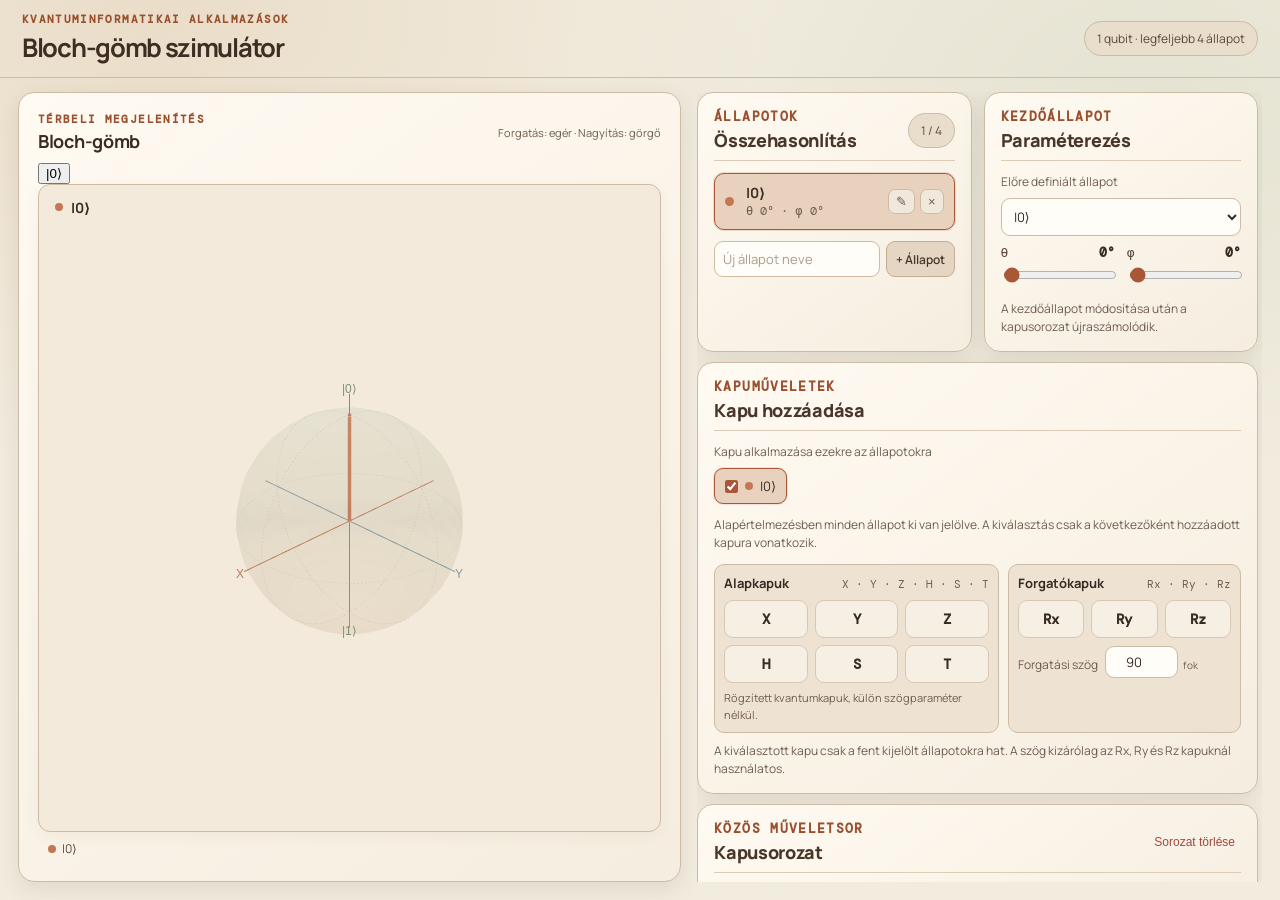
<file: index.html>
<!doctype html>
<html lang="hu">
<head>
  <meta charset="utf-8">
  <meta name="viewport" content="width=device-width, initial-scale=1">
  <title>Bloch-gömb szimulátor</title>
  <link rel="stylesheet" href="css/style.css">
  <link rel="stylesheet" href="css/components.css">
  <link rel="stylesheet" href="css/animations.css">
</head>
<body>
  <header class="topbar">
    <div>
      <p class="eyebrow">KVANTUMINFORMATIKAI ALKALMAZÁSOK</p>
      <h1>Bloch-gömb szimulátor</h1>
    </div>
    <div class="topbar-badge">1 qubit · legfeljebb 4 állapot</div>
  </header>

  <main class="app-grid">
    <section class="panel visualization-panel">
      <div class="panel-heading">
        <div><p class="eyebrow">TÉRBELI MEGJELENÍTÉS</p><h2>Bloch-gömb</h2></div>
        <span class="hint">Forgatás: egér · Nagyítás: görgő</span>
      </div>
      <div id="sphereSelector" class="sphere-selector" role="group" aria-label="Megjelenített állapot kiválasztása"></div>
      <div id="blochPlots" class="bloch-grid" aria-label="A kiválasztott kvantumállapot Bloch-gömbje"></div>
      <div id="plotFallback" class="plot-fallback hidden">
        <strong>Hiányzik a Plotly könyvtár.</strong>
        <p>Töltsd le a <code>plotly.min.js</code> fájlt, és másold a projekt <code>lib/</code> mappájába. Részletek a README-ben.</p>
      </div>
      <div id="legend" class="legend"></div>
    </section>

    <aside class="side-column">
      <div class="control-top-grid">
      <section class="panel state-panel">
        <div class="panel-heading"><div><p class="eyebrow">ÁLLAPOTOK</p><h2>Összehasonlítás</h2></div><span id="stateCount" class="counter">1 / 4</span></div>
        <div id="stateList" class="state-list"></div>
        <div class="add-state-row">
          <input id="newStateName" type="text" maxlength="20" placeholder="Új állapot neve">
          <button id="addStateBtn" class="button button-secondary">+ Állapot</button>
        </div>
      </section>

      <section class="panel parameter-panel">
        <div class="panel-heading"><div><p class="eyebrow">KEZDŐÁLLAPOT</p><h2>Paraméterezés</h2></div></div>
        <label class="field-label" for="presetSelect">Előre definiált állapot</label>
        <select id="presetSelect">
          <option value="0">|0⟩</option><option value="1">|1⟩</option>
          <option value="plus">|+⟩</option><option value="minus">|−⟩</option>
          <option value="plusI">|+i⟩</option><option value="minusI">|−i⟩</option>
        <option value="custom">Egyéni</option>
        </select>
        <div class="parameter-grid">
          <label>θ <span id="thetaValue">0°</span><input id="thetaInput" type="range" min="0" max="180" value="0"></label>
          <label>φ <span id="phiValue">0°</span><input id="phiInput" type="range" min="0" max="360" value="0"></label>
        </div>
        <p class="small-note">A kezdőállapot módosítása után a kapusorozat újraszámolódik.</p>
      </section>
      </div>

      <section class="panel gate-panel">
        <div class="panel-heading"><div><p class="eyebrow">KAPUMŰVELETEK</p><h2>Kapu hozzáadása</h2></div></div>
        <div class="gate-target-section">
            <label class="field-label">Kapu alkalmazása ezekre az állapotokra</label>
            <div id="gateTargets" class="gate-targets"></div>
            <p class="small-note">
                Alapértelmezésben minden állapot ki van jelölve.
                A kiválasztás csak a következőként hozzáadott kapura vonatkozik.
            </p>
        </div>
        <div class="gate-groups">
          <div class="gate-group standard-gates">
            <div class="gate-group-heading"><strong>Alapkapuk</strong><span>X · Y · Z · H · S · T</span></div>
            <div class="gate-grid standard-gate-grid">
              <button class="gate-button" data-gate="X">X</button><button class="gate-button" data-gate="Y">Y</button>
              <button class="gate-button" data-gate="Z">Z</button><button class="gate-button" data-gate="H">H</button>
              <button class="gate-button" data-gate="S">S</button><button class="gate-button" data-gate="T">T</button>
            </div>
            <p class="small-note">Rögzített kvantumkapuk, külön szögparaméter nélkül.</p>
          </div>
          <div class="gate-group rotation-gates">
            <div class="gate-group-heading"><strong>Forgatókapuk</strong><span>Rx · Ry · Rz</span></div>
            <div class="gate-grid rotation-gate-grid">
              <button class="gate-button" data-gate="Rx">Rx</button><button class="gate-button" data-gate="Ry">Ry</button>
              <button class="gate-button" data-gate="Rz">Rz</button>
            </div>
            <div class="angle-control">
              <label id="angleField" class="field-label" for="gateAngle">Forgatási szög</label>
              <div class="angle-input-row"><input id="gateAngle" type="number" value="90" step="15" min="-360" max="360"><span>fok</span></div>
            </div>
          </div>
        </div>
        <p class="small-note gate-help">A kiválasztott kapu csak a fent kijelölt állapotokra hat. A szög kizárólag az Rx, Ry és Rz kapuknál használatos.</p>
      </section>
      <section class="panel circuit-panel">
      <div class="panel-heading"><div><p class="eyebrow">KÖZÖS MŰVELETSOR</p><h2>Kapusorozat</h2></div><button id="clearCircuitBtn" class="text-button">Sorozat törlése</button></div>
      <div id="circuitList" class="circuit-list"><span class="empty-state">Még nincs hozzáadott kapu. Válassz egyet a fenti panelen.</span></div>
      <div class="control-row">
        <div class="playback-controls">
          <button id="resetBtn" class="button button-secondary">⟲ Alaphelyzet</button>
          <button id="prevBtn" class="button button-secondary">← Vissza</button>
          <button id="nextBtn" class="button button-primary">Tovább →</button>
          <button id="playBtn" class="button button-primary">▶ Lejátszás</button>
        </div>
        <div class="step-indicator">Lépés: <strong id="stepValue">0</strong> / <span id="stepMax">0</span></div>
      </div>
    </section>

      <div class="info-grid">
      <section class="panel details-panel">
      <div class="panel-heading"><div><p class="eyebrow">KVANTUMÁLLAPOT</p><h2>Aktuális értékek</h2></div></div>
      <div id="stateDetails" class="details-grid"></div>
    </section>

      <section class="panel theory-panel">
      <div class="panel-heading"><div><p class="eyebrow">ELMÉLETI HÁTTÉR</p><h2>Mit látunk?</h2></div></div>
      <div class="theory-content">
        <p>Egy tiszta, egységnyi normájú qubit állapota:</p>
        <div class="formula">|ψ⟩ = α|0⟩ + β|1⟩, &nbsp; |α|² + |β|² = 1</div>
        <p>A Bloch-gömbön az állapotot egy egységnyi hosszúságú vektor reprezentálja:</p>
        <div class="formula">x = 2 Re(α*β) &nbsp; y = 2 Im(α*β) &nbsp; z = |α|² − |β|²</div>
        <p>A gömb felszíne a tiszta qubitállapotoknak felel meg. A kapuk unitér transzformációk: megőrzik az állapot normáját. A globális fázis nem változtatja meg a fizikai állapotot, a relatív fázis viszont igen.</p>
        <div id="gateExplanation" class="explanation">Válassz egy kaput a kapupanelen, és itt megjelenik a hozzá tartozó rövid magyarázat.</div>
      </div>
      </section>
      </div>
    </aside>
  </main>
  <footer>Bloch-gömb szimulátor · BME VIK · Kvantuminformatikai alkalmazások</footer>

  <script src="lib/plotly.min.js"></script>
  <script src="js/quantum.js"></script>
  <script src="js/gates.js"></script>
  <script src="js/simulator.js"></script>
  <script src="js/bloch-sphere.js"></script>
  <script src="js/ui.js"></script>
  <script src="js/main.js"></script>
</body>
</html>
</file>
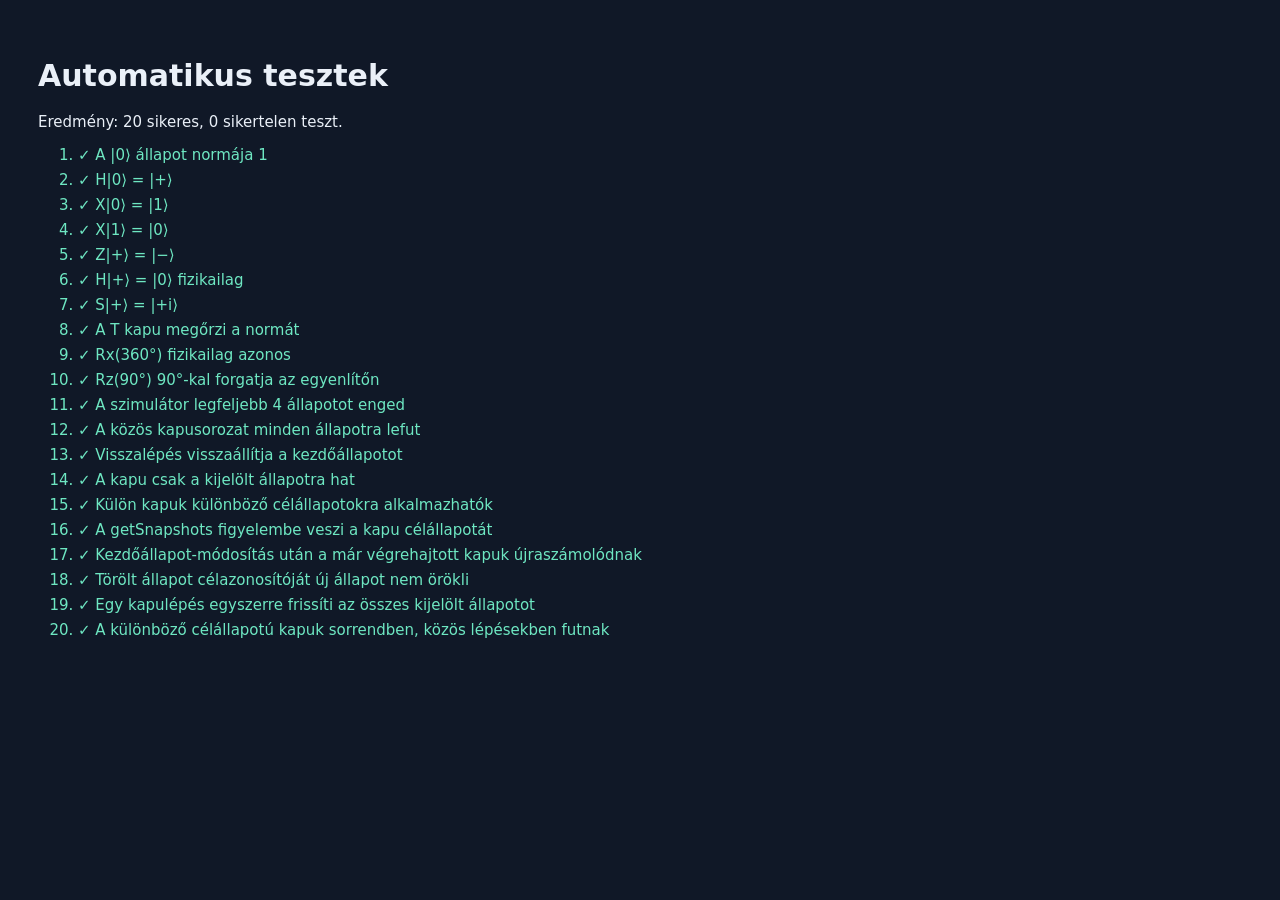
<file: tests/test.html>
<!doctype html><html lang="hu"><head><meta charset="utf-8"><title>Bloch szimulátor – tesztek</title><style>body{font:15px system-ui;background:#101827;color:#eaf0f8;padding:30px}li{margin:7px 0}.pass{color:#6ee7c2}.fail{color:#ff7b86}</style></head><body><h1>Automatikus tesztek</h1><p id="summary">Futtatás…</p><ol id="results"></ol>
<script src="../js/quantum.js"></script><script src="../js/gates.js"></script><script src="../js/simulator.js"></script><script src="test-quantum.js"></script></body></html>
</file>
<file: css/style.css>
@import url('https://fonts.googleapis.com/css2?family=DM+Mono:wght@400;500&family=Manrope:wght@400;500;600;700;800&display=swap');
:root{color-scheme:light;--bg:#f5f0e6;--panel:#fffdf8;--panel2:#f0e8dc;--line:#ddcfbd;--text:#40372f;--muted:#88796a;--accent:#b86f4b;--accent2:#7d8b68;--danger:#b65b52;--radius:16px}
*{box-sizing:border-box}body{margin:0;background:radial-gradient(ellipse at 15% 0%,#17263a 0,transparent 38%),var(--bg);color:var(--text);font-family:Manrope,system-ui,sans-serif;min-height:100vh}
.topbar{max-width:1440px;margin:auto;padding:30px 32px 24px;display:flex;align-items:center;justify-content:space-between;border-bottom:1px solid #263246}
h1{font-size:clamp(25px,3vw,36px);margin:4px 0 0;letter-spacing:-1.3px}h2{font-size:18px;margin:3px 0 0;letter-spacing:-.3px}.eyebrow{font:500 10px 'DM Mono',monospace;letter-spacing:1.8px;color:var(--accent);margin:0}.topbar-badge,.counter{border:1px solid var(--line);padding:8px 12px;border-radius:30px;color:var(--muted);font-size:11px}
.app-grid{max-width:1440px;margin:24px auto;padding:0 32px 30px;display:grid;grid-template-columns:minmax(0,1.65fr) minmax(330px,1fr);gap:18px;align-items:start}
.panel{background:linear-gradient(145deg,rgba(25,37,54,.96),rgba(18,27,41,.98));border:1px solid var(--line);border-radius:var(--radius);padding:19px;box-shadow:0 14px 40px #0002}
.visualization-panel{grid-row:span 2}.panel-heading{display:flex;justify-content:space-between;align-items:center;margin-bottom:16px}.hint,.small-note{font-size:11px;color:var(--muted)}.plot{width:100%;height:490px}.plot-fallback{height:490px;display:grid;align-content:center;text-align:center;color:var(--muted);padding:25px}.hidden{display:none!important}
.side-column{display:grid;gap:18px}.state-list{display:grid;gap:8px}.state-row{display:grid;grid-template-columns:12px minmax(0,1fr) auto;gap:10px;align-items:center;background:#0e1724;border:1px solid #27354a;border-radius:10px;padding:10px 11px}.state-dot{width:9px;height:9px;border-radius:50%}.state-name{font-size:12px;font-weight:700}.state-meta{font:10px 'DM Mono',monospace;color:var(--muted)}.state-actions{display:flex;gap:5px}.icon-button{border:1px solid var(--line);background:#1a293b;color:var(--muted);border-radius:7px;padding:4px 7px;cursor:pointer}.icon-button:hover{color:var(--text);border-color:var(--accent)}
.add-state-row{display:flex;gap:8px;margin-top:11px}input,select{font:inherit;color:var(--text);background:#0d1724;border:1px solid var(--line);border-radius:9px;padding:10px;width:100%;outline:none}input:focus,select:focus{border-color:var(--accent2)}.add-state-row input{min-width:0}
.field-label{display:block;font-size:11px;color:var(--muted);margin:12px 0 7px}.parameter-grid{display:grid;grid-template-columns:1fr 1fr;gap:15px;margin-top:14px}.parameter-grid label{font:12px 'DM Mono',monospace;color:var(--muted)}.parameter-grid label span{float:right;color:var(--text)}input[type=range]{padding:0;margin-top:12px;accent-color:var(--accent);background:transparent}
.gate-grid{display:grid;grid-template-columns:repeat(5,1fr);gap:7px}.gate-button{background:#0e1927;color:var(--text);border:1px solid #30415a;border-radius:9px;padding:11px 5px;font:500 13px 'DM Mono',monospace;cursor:pointer;transition:.15s}.gate-button:hover{border-color:var(--accent);color:var(--accent);transform:translateY(-1px)}#gateAngle{margin-bottom:5px}
.legend{display:flex;flex-wrap:wrap;gap:12px;padding:0 10px 5px}.legend-item{display:flex;gap:6px;align-items:center;color:var(--muted);font-size:11px}.legend-dot{width:8px;height:8px;border-radius:50%}
.circuit-panel,.details-panel,.theory-panel{grid-column:1/-1}.circuit-list{min-height:56px;display:flex;align-items:center;gap:8px;flex-wrap:wrap;padding:8px 0 14px}.circuit-chip{display:flex;align-items:center;gap:8px;background:#0e1927;border:1px solid #30415a;border-radius:9px;padding:8px 9px;font:12px 'DM Mono',monospace}.circuit-chip.active{border-color:var(--accent);box-shadow:0 0 0 1px #6ee7c233}.chip-index{color:var(--muted);font-size:10px}.chip-remove{border:0;background:transparent;color:var(--danger);cursor:pointer;font-size:15px}.empty-state{color:var(--muted);font-size:12px}.control-row{border-top:1px solid var(--line);padding-top:14px;display:flex;justify-content:space-between;align-items:center;gap:12px}.playback-controls{display:flex;gap:7px;flex-wrap:wrap}.button{border-radius:9px;padding:9px 12px;font:600 11px Manrope,sans-serif;cursor:pointer;border:1px solid transparent}.button-primary{background:var(--accent);color:#092019}.button-primary:hover{filter:brightness(1.08)}.button-secondary{background:#223149;color:var(--text);border-color:#34455d}.button-secondary:hover{border-color:var(--accent2)}.text-button{background:none;border:0;color:var(--muted);cursor:pointer;font-size:11px}.text-button:hover{color:var(--danger)}.step-indicator{font-size:11px;color:var(--muted);white-space:nowrap}.step-indicator strong{color:var(--accent);font:500 14px 'DM Mono',monospace}
.details-grid{display:grid;grid-template-columns:repeat(auto-fit,minmax(230px,1fr));gap:12px}.detail-card{border:1px solid var(--line);border-radius:11px;padding:13px;background:#0e1724}.detail-title{display:flex;align-items:center;gap:8px;font-size:12px;font-weight:700;margin-bottom:10px}.detail-table{display:grid;grid-template-columns:1fr auto;gap:7px;font-size:11px;color:var(--muted)}.detail-table strong{font:11px 'DM Mono',monospace;color:var(--text);text-align:right}
.theory-content{max-width:1000px;color:#b6c2d2;font-size:12px;line-height:1.75}.formula{font:13px 'DM Mono',monospace;color:var(--accent);background:#0d1724;border:1px solid #25354a;border-radius:9px;padding:11px 14px;margin:10px 0}.explanation{border-left:2px solid var(--accent2);padding:8px 12px;margin-top:12px;color:#d4deea;background:#111e2d;border-radius:0 8px 8px 0}
footer{text-align:center;color:#596a81;font-size:10px;padding:4px 20px 24px}
@media(max-width:900px){.app-grid{grid-template-columns:1fr;padding:0 16px}.visualization-panel{grid-row:auto}.side-column{grid-template-columns:1fr 1fr}.topbar{padding:22px 16px}.plot{height:410px}}
@media(max-width:600px){.side-column{grid-template-columns:1fr}.topbar{align-items:flex-start;gap:10px;flex-direction:column}.plot{height:350px}.control-row{align-items:flex-start;flex-direction:column}.parameter-grid{gap:8px}}


.bloch-grid {
  display: grid;
  grid-template-columns: repeat(2, minmax(0, 1fr));
  gap: 12px;
  width: 100%;
}

.bloch-grid[data-count="1"] {
  grid-template-columns: 1fr;
}

.bloch-card {
  min-width: 0;
  overflow: hidden;
  background: #0e1724;
  border: 1px solid var(--line);
  border-radius: 12px;
  padding: 8px;
}

.bloch-card-heading {
  display: flex;
  align-items: center;
  gap: 8px;
  min-height: 26px;
  padding: 2px 8px 0;
}

.bloch-card-name {
  font-size: 12px;
  color: var(--text);
}

.bloch-plot-canvas {
  width: 100%;
  height: 330px;
}

.bloch-grid[data-count="1"] .bloch-plot-canvas {
  height: 490px;
}

@media (max-width: 900px) {
  .bloch-plot-canvas {
    height: 300px;
  }

  .bloch-grid[data-count="1"] .bloch-plot-canvas {
    height: 410px;
  }
}

@media (max-width: 600px) {
  .bloch-grid {
    grid-template-columns: 1fr;
  }

  .bloch-plot-canvas,
  .bloch-grid[data-count="1"] .bloch-plot-canvas {
    height: 350px;
  }
}


.state-row.selected {
  border-color: var(--accent);
  background: #142a2a;
  box-shadow: 0 0 0 1px #6ee7c233;
}

.gate-target-section {
  margin-bottom: 15px;
}

.gate-targets {
  display: flex;
  flex-wrap: wrap;
  gap: 8px;
}

.gate-target-option {
  display: inline-flex;
  align-items: center;
  gap: 7px;
  padding: 8px 10px;
  background: #0e1724;
  border: 1px solid var(--line);
  border-radius: 9px;
  color: var(--text);
  font-size: 11px;
  cursor: pointer;
}

.gate-target-option:has(input:checked) {
  border-color: var(--accent);
  background: #142a2a;
}

.gate-target-option input {
  width: auto;
  margin: 0;
  accent-color: var(--accent);
}

.chip-targets {
  color: var(--muted);
  font: 10px 'DM Mono', monospace;
  max-width: 180px;
  overflow: hidden;
  text-overflow: ellipsis;
  white-space: nowrap;
}


html, body {
  height: 100%;
}
body {
  min-height: 0;
  height: 100dvh;
  overflow: hidden;
  display: flex;
  flex-direction: column;
}
.topbar {
  width: 100%;
  max-width: none;
  flex: 0 0 auto;
  padding: 12px 22px;
}
.topbar h1 {
  font-size: clamp(21px, 2vw, 29px);
}
.app-grid {
  width: 100%;
  max-width: none;
  flex: 1 1 auto;
  min-height: 0;
  margin: 0;
  padding: 14px 18px 18px;
  display: grid;
  grid-template-columns: minmax(0, 1.2fr) minmax(390px, 0.9fr);
  gap: 14px;
  align-items: stretch;
  overflow: hidden;
}
.visualization-panel {
  grid-row: auto;
  min-width: 0;
  min-height: 0;
  display: flex;
  flex-direction: column;
  overflow: hidden;
}
.visualization-panel .panel-heading {
  flex: 0 0 auto;
  margin-bottom: 8px;
}
.visualization-panel .bloch-grid {
  flex: 1 1 auto;
  min-height: 0;
  display: grid;
  grid-template-columns: repeat(2, minmax(0, 1fr));
  grid-template-rows: repeat(2, minmax(0, 1fr));
  gap: 10px;
}
.visualization-panel .bloch-grid[data-count="1"] {
  grid-template-columns: minmax(0, 1fr);
  grid-template-rows: minmax(0, 1fr);
}
.visualization-panel .bloch-grid[data-count="2"] {
  grid-template-columns: repeat(2, minmax(0, 1fr));
  grid-template-rows: minmax(0, 1fr);
}
.visualization-panel .bloch-card {
  min-width: 0;
  min-height: 0;
  height: 100%;
  display: flex;
  flex-direction: column;
}
.visualization-panel .bloch-card-heading {
  flex: 0 0 auto;
}
.visualization-panel .bloch-plot-canvas {
  flex: 1 1 auto;
  min-width: 0;
  min-height: 0;
  height: auto;
}
.visualization-panel .legend {
  flex: 0 0 auto;
  padding-top: 8px;
}
.side-column {
  min-width: 0;
  min-height: 0;
  display: flex;
  flex-direction: column;
  gap: 10px;
  overflow-y: auto;
  overscroll-behavior: contain;
  padding-right: 4px;
}
.side-column > .panel {
  flex: 0 0 auto;
  padding: 13px 15px;
}
.side-column .panel-heading {
  margin-bottom: 9px;
}
.side-column .circuit-list {
  min-height: 38px;
  padding: 4px 0 9px;
}
.side-column .control-row {
  padding-top: 9px;
}
.side-column .theory-content {
  font-size: 11px;
  line-height: 1.55;
}
.side-column .formula {
  font-size: 11px;
  padding: 8px 10px;
  margin: 7px 0;
}
footer {
  display: none;
}
.bloch-grid[data-count="1"] .bloch-plot-canvas,
.bloch-plot-canvas {
  height: auto;
}
@media (max-width: 900px) {
  body {
    height: auto;
    min-height: 100dvh;
    overflow: auto;
    display: block;
  }
  .topbar {
    padding: 14px 16px;
  }
  .app-grid {
    display: flex;
    flex-direction: column;
    overflow: visible;
    padding: 12px;
  }
  .visualization-panel {
    min-height: 58vh;
  }
 .visualization-panel .bloch-grid {
    min-height: 48vh;
    grid-template-columns: minmax(0, 1fr);
    grid-template-rows: none;
    grid-auto-rows: minmax(320px, 44vh);
  }
  .visualization-panel .bloch-plot-canvas {
    min-height: 44vh;
  }
  .side-column {
    overflow: visible;
  }
  footer {
    display: block;
    padding: 10px;
  }
}

.control-top-grid {
  display: grid;
  grid-template-columns: minmax(0, 1fr) minmax(0, 1fr);
  gap: 10px;
  align-items: stretch;
}
.control-top-grid > .panel { min-width: 0; }
.control-top-grid .panel-heading { min-height: 34px; }
.state-panel .state-list { gap: 5px; }
.state-panel .state-row { padding: 7px 8px; gap: 7px; }
.state-panel .add-state-row { gap: 6px; }
.state-panel .add-state-row input { padding: 8px; font-size: 11px; }
.state-panel .add-state-row .button { padding: 8px 9px; white-space: nowrap; }
.parameter-panel select { padding: 8px; font-size: 11px; }
.parameter-panel .field-label { margin-top: 7px; }
.parameter-panel .parameter-grid { grid-template-columns: 1fr; gap: 7px; margin-top: 8px; }
.parameter-panel input[type="range"] { margin-top: 5px; }
.parameter-panel .small-note { line-height: 1.4; margin-bottom: 0; }

.gate-target-section { margin-bottom: 10px; }
.gate-target-section .field-label { margin-top: 4px; }
.gate-targets { gap: 6px; }
.gate-target-option { padding: 6px 8px; }
.gate-groups {
  display: grid;
  grid-template-columns: minmax(0, 1.1fr) minmax(0, .9fr);
  gap: 9px;
}
.gate-group {
  min-width: 0;
  padding: 9px;
  border: 1px solid var(--line);
  border-radius: 10px;
  background: rgba(8, 17, 29, .42);
}
.gate-group-heading {
  display: flex;
  align-items: baseline;
  justify-content: space-between;
  gap: 6px;
  margin-bottom: 8px;
}
.gate-group-heading strong { font-size: 11px; }
.gate-group-heading span { color: var(--muted); font: 9px 'DM Mono', monospace; white-space: nowrap; }
.standard-gate-grid { grid-template-columns: repeat(3, minmax(0, 1fr)); }
.rotation-gate-grid { grid-template-columns: repeat(3, minmax(0, 1fr)); }
.gate-group .gate-button { padding: 9px 3px; }
.gate-group .small-note { margin: 7px 0 0; line-height: 1.4; }
.angle-control { display: flex; align-items: center; gap: 7px; margin-top: 8px; }
.angle-control .field-label { margin: 0; white-space: nowrap; }
.angle-input-row { display: flex; align-items: center; gap: 5px; min-width: 0; }
.angle-input-row input { min-width: 0; padding: 6px 7px; text-align: center; }
.angle-input-row span { color: var(--muted); font-size: 10px; }
.gate-help { margin: 9px 0 0; }

.info-grid {
  display: grid;
  grid-template-columns: minmax(0, 1.15fr) minmax(0, .85fr);
  gap: 10px;
  align-items: start;
}
.info-grid > .panel { min-width: 0; }
.info-grid .details-grid { grid-template-columns: 1fr; }
.info-grid .detail-card { padding: 9px; }
.info-grid .detail-table { gap: 5px; }
.info-grid .theory-content { font-size: 10px; line-height: 1.45; }
.info-grid .formula { font-size: 9px; padding: 7px; overflow-wrap: anywhere; }
.info-grid .explanation { padding: 7px 9px; margin-top: 8px; }

@media (max-width: 1200px) {
  .control-top-grid { grid-template-columns: 1fr; }
  .parameter-panel .parameter-grid { grid-template-columns: 1fr 1fr; }
}
@media (max-width: 900px) {
  .control-top-grid { grid-template-columns: 1fr 1fr; }
  .info-grid { grid-template-columns: 1fr; }
  .info-grid .details-grid { grid-template-columns: repeat(auto-fit, minmax(180px, 1fr)); }
}
@media (max-width: 600px) {
  .control-top-grid, .gate-groups { grid-template-columns: 1fr; }
  .parameter-panel .parameter-grid { grid-template-columns: 1fr 1fr; }
}


:root { color-scheme: light; }
body {
  background: radial-gradient(ellipse at 12% 0%, rgba(215,187,148,.30), transparent 38%),
              radial-gradient(ellipse at 90% 12%, rgba(179,194,164,.22), transparent 34%), var(--bg);
  color: var(--text);
}
.topbar { border-bottom-color: var(--line); }
.eyebrow { color: var(--accent); }
.topbar-badge, .counter { background: rgba(255,253,248,.72); border-color: var(--line); color: var(--muted); }
.panel { background: linear-gradient(145deg,rgba(255,253,248,.98),rgba(250,245,236,.98)); border-color: var(--line); box-shadow: 0 10px 28px rgba(93,70,48,.08); }
.hint,.small-note,.field-label,.state-meta,.legend-item,.step-indicator,.detail-table,.theory-content { color: var(--muted); }
.state-row,.detail-card,.gate-group,.gate-target-option,.circuit-chip,.formula,.explanation { background:#f7f1e7; border-color:var(--line); color:var(--text); }
.state-row { box-shadow:0 1px 2px rgba(90,67,44,.04); }
.state-row.selected,.gate-target-option:has(input:checked) { background:#f2e5d8; border-color:var(--accent); box-shadow:0 0 0 1px rgba(184,111,75,.16); }
.icon-button { background:#f1e8dc; border-color:var(--line); color:var(--muted); }
.icon-button:hover { color:var(--text); border-color:var(--accent); }
input,select { background:#fffdf8; border-color:var(--line); color:var(--text); }
input::placeholder { color:#a99b8c; }
input:focus,select:focus { border-color:var(--accent2); box-shadow:0 0 0 2px rgba(125,139,104,.14); }
input[type=range] { accent-color:var(--accent); }
.gate-button { background:#f6efe4; color:var(--text); border-color:#d9c8b3; }
.gate-button:hover { border-color:var(--accent); color:#995637; background:#f3e6d8; }
.circuit-chip.active { border-color:var(--accent); box-shadow:0 0 0 1px rgba(184,111,75,.17); }
.chip-index { color:var(--muted); }
.chip-remove,.text-button { color:var(--danger); }
.button-primary { background:var(--accent); color:#fffaf4; }
.button-primary:hover { filter:brightness(1.06); }
.button-secondary { background:#e9e3d7; color:#51463b; border-color:#d7c9b7; }
.button-secondary:hover { border-color:var(--accent2); background:#e4e8dc; }
.step-indicator strong { color:var(--accent); }
.detail-table strong { color:var(--text); }
.theory-content { color:#66594d; }
.formula { color:#8e573d; }
.explanation { border-left-color:var(--accent2); background:#edf0e7; color:#514d42; }
footer { color:#9a8c7c; }
.bloch-card { background:#fbf7ef; border-color:var(--line); box-shadow:0 4px 16px rgba(93,70,48,.05); }
.bloch-card-name { color:var(--text); }
.gate-group,.gate-target-option { background:#f8f3ea; }
.gate-group-heading span { color:var(--muted); }
.gate-target-option input { accent-color:var(--accent); }
#angleField.angle-active { color:var(--accent); }
#angleField.angle-active + #gateAngle,#angleField.angle-active + .angle-input-row input { border-color:var(--accent); box-shadow:0 0 0 2px rgba(184,111,75,.14); }
.empty-state { color:var(--muted); }
.side-column { scrollbar-color:#cbb9a4 #f1eadd; }
.side-column::-webkit-scrollbar { width:9px; }
.side-column::-webkit-scrollbar-track { background:#f1eadd; border-radius:8px; }
.side-column::-webkit-scrollbar-thumb { background:#cbb9a4; border:2px solid #f1eadd; border-radius:8px; }
@media (prefers-reduced-motion:no-preference) { .panel,.gate-button,.button,.state-row { transition:background-color .16s ease,border-color .16s ease,box-shadow .16s ease; } }

:root {
  --bg: #f2ecdf;
  --panel: #fffaf1;
  --panel2: #e9dece;
  --line: #cdbba5;
  --text: #382b23;
  --muted: #6f5d4e;
  --accent: #a95736;
  --accent2: #687653;
  --danger: #a4473e;
}

.app-grid {
  grid-template-columns: minmax(0, 1.08fr) minmax(440px, 0.92fr);
  gap: 16px;
  padding: 14px 18px 18px;
}


.panel {
  background: linear-gradient(145deg, #fffaf2 0%, #f5eddf 100%);
  border-color: #cdbba5;
  box-shadow: 0 8px 22px rgba(73, 49, 31, .10);
}
.side-column > .panel,
.control-top-grid > .panel,
.info-grid > .panel {
  padding: 15px 16px;
}
.side-column .panel-heading {
  margin-bottom: 12px;
  padding-bottom: 8px;
  border-bottom: 1px solid #ddcbb5;
}
.side-column .panel-heading h2 {
  color: #493629;
  font-size: 18px;
  font-weight: 800;
}
.eyebrow {
  color: #99502f;
  font-size: 11px;
  font-weight: 700;
  letter-spacing: 1.35px;
}
.topbar h1 { color: #3e2d22; }
.topbar { border-bottom-color: #cdbba5; }
.topbar-badge, .counter {
  color: #5d4939;
  background: #e9ddcc;
  border-color: #cdbba5;
  font-size: 12px;
}


.side-column,
.side-column p,
.side-column label,
.side-column input,
.side-column select,
.side-column button {
  font-size: 13px;
}
.side-column .field-label,
.side-column .small-note,
.side-column .hint,
.side-column .state-meta,
.side-column .step-indicator,
.side-column .detail-table {
  font-size: 12px;
  line-height: 1.5;
}
.side-column .state-name,
.side-column .detail-title {
  font-size: 14px;
  color: #3d2e24;
}
.side-column .gate-group-heading strong { font-size: 13px; }
.side-column .gate-group-heading span { font-size: 11px; }
.side-column .gate-button {
  min-height: 36px;
  padding: 9px 6px;
  font-size: 14px;
  font-weight: 700;
}
.side-column .button {
  min-height: 35px;
  padding: 8px 12px;
  font-size: 12px;
}
.side-column .text-button { font-size: 12px; }
.side-column .circuit-chip { font-size: 13px; }
.side-column .chip-index { font-size: 11px; }
.side-column .chip-targets { font-size: 11px; }
.side-column .detail-table strong { font-size: 12px; color: #382b23; }
.side-column .theory-content {
  color: #59483a;
  font-size: 12px;
  line-height: 1.65;
}
.side-column .formula {
  color: #79452f;
  background: #e9ddcc;
  border-color: #cdbba5;
  font-size: 12px;
  line-height: 1.5;
  padding: 9px 11px;
}
.side-column .explanation {
  color: #493d30;
  background: #e2e7d8;
  border-left-color: #687653;
  font-size: 12px;
}

.control-top-grid {
  grid-template-columns: minmax(0, 1fr) minmax(0, 1fr);
  gap: 12px;
}
.state-panel .state-row {
  padding: 9px 10px;
  gap: 9px;
  background: #eee3d3;
  border-color: #d4c1aa;
}
.state-panel .state-row.selected {
  background: #e9d2bd;
  border-color: #a95736;
  box-shadow: 0 0 0 1px rgba(169, 87, 54, .18);
}
.state-panel .add-state-row input,
.parameter-panel select,
.side-column input:not([type="range"]),
.side-column select {
  background: #fffdf8;
  border-color: #cdbba5;
  color: #382b23;
  font-size: 13px;
}
.parameter-panel .parameter-grid {
  grid-template-columns: 1fr 1fr;
  gap: 12px;
}
.parameter-panel .parameter-grid label {
  font-size: 13px;
  color: #59483a;
}
.parameter-panel .parameter-grid label span {
  color: #382b23;
  font-weight: 700;
}

.gate-group {
  background: #eee3d3;
  border-color: #cdbba5;
}
.gate-target-option {
  background: #eee3d3;
  border-color: #d4c1aa;
  color: #382b23;
  padding: 8px 10px;
  font-size: 12px;
}
.gate-target-option:has(input:checked) {
  background: #e9d2bd;
  border-color: #a95736;
}
.gate-group .small-note { font-size: 11px; }
.angle-input-row input { max-width: 82px; }

.circuit-panel .circuit-list { gap: 8px; }
.circuit-chip {
  background: #eee3d3;
  border-color: #d4c1aa;
  color: #382b23;
}
.circuit-chip.active {
  background: #e9d2bd;
  border-color: #a95736;
  box-shadow: 0 0 0 1px rgba(169, 87, 54, .18);
}
.button-primary {
  background: #a95736;
  color: #fffaf2;
}
.button-secondary {
  background: #e4d6c3;
  border-color: #c5ad93;
  color: #493629;
}
.button-secondary:hover { background: #d9c6ad; }

.detail-card {
  background: #eee3d3;
  border-color: #d4c1aa;
}
.formula { overflow-wrap: anywhere; }

.bloch-card {
  background: #f3eadc;
  border-color: #cdbba5;
}
.bloch-card-name { color: #382b23; font-size: 14px; }
.legend-item { color: #59483a; font-size: 12px; }

@media (max-width: 1200px) {
  .app-grid { grid-template-columns: minmax(0, 1fr) minmax(400px, .95fr); }
  .control-top-grid { grid-template-columns: 1fr; }
  .parameter-panel .parameter-grid { grid-template-columns: 1fr 1fr; }
}
@media (max-width: 900px) {
  .app-grid { grid-template-columns: 1fr; }
  .control-top-grid { grid-template-columns: 1fr 1fr; }
}
@media (max-width: 600px) {
  .control-top-grid, .gate-groups, .info-grid { grid-template-columns: 1fr; }
}
</file>
<file: css/components.css>
button:focus-visible{outline:2px solid var(--accent);outline-offset:2px}
button:disabled{opacity:.35;cursor:not-allowed;transform:none}

#angleField.angle-active {
  color: var(--accent);
}

#angleField.angle-active + #gateAngle {
  border-color: var(--accent);
  box-shadow: 0 0 0 1px #6ee7c233;
}


#angleField.angle-active + .angle-input-row input {
  border-color: var(--accent);
  box-shadow: 0 0 0 1px #6ee7c233;
}


button:focus-visible { outline: 2px solid #7d8b68; outline-offset: 2px; }
#angleField.angle-active { color: #b86f4b; }
#angleField.angle-active + #gateAngle,
#angleField.angle-active + .angle-input-row input {
  border-color: #b86f4b;
  box-shadow: 0 0 0 2px rgba(184,111,75,.14);
}

button:focus-visible { outline:2px solid #7d8b68; outline-offset:2px; }
#angleField.angle-active { color:#b86f4b; }
#angleField.angle-active + #gateAngle,
#angleField.angle-active + .angle-input-row input { border-color:#b86f4b; box-shadow:0 0 0 2px rgba(184,111,75,.14); }
</file>
<file: css/animations.css>
.bloch-card {
  transition: border-color 180ms ease, box-shadow 180ms ease;
}

.bloch-card.is-animating {
  animation: bloch-card-pulse 680ms ease-out;
}

@keyframes bloch-card-pulse {
  0% {
    box-shadow: 0 0 0 0 rgba(167, 95, 64, 0.30);
    border-color: var(--accent, #a75f40);
  }
  100% {
    box-shadow: 0 0 0 9px rgba(167, 95, 64, 0);
    border-color: var(--line, #d8c7b3);
  }
}

@media (prefers-reduced-motion: reduce) {
  .bloch-card,
  .bloch-card.is-animating {
    animation: none !important;
    transition: none !important;
  }
}
</file>
